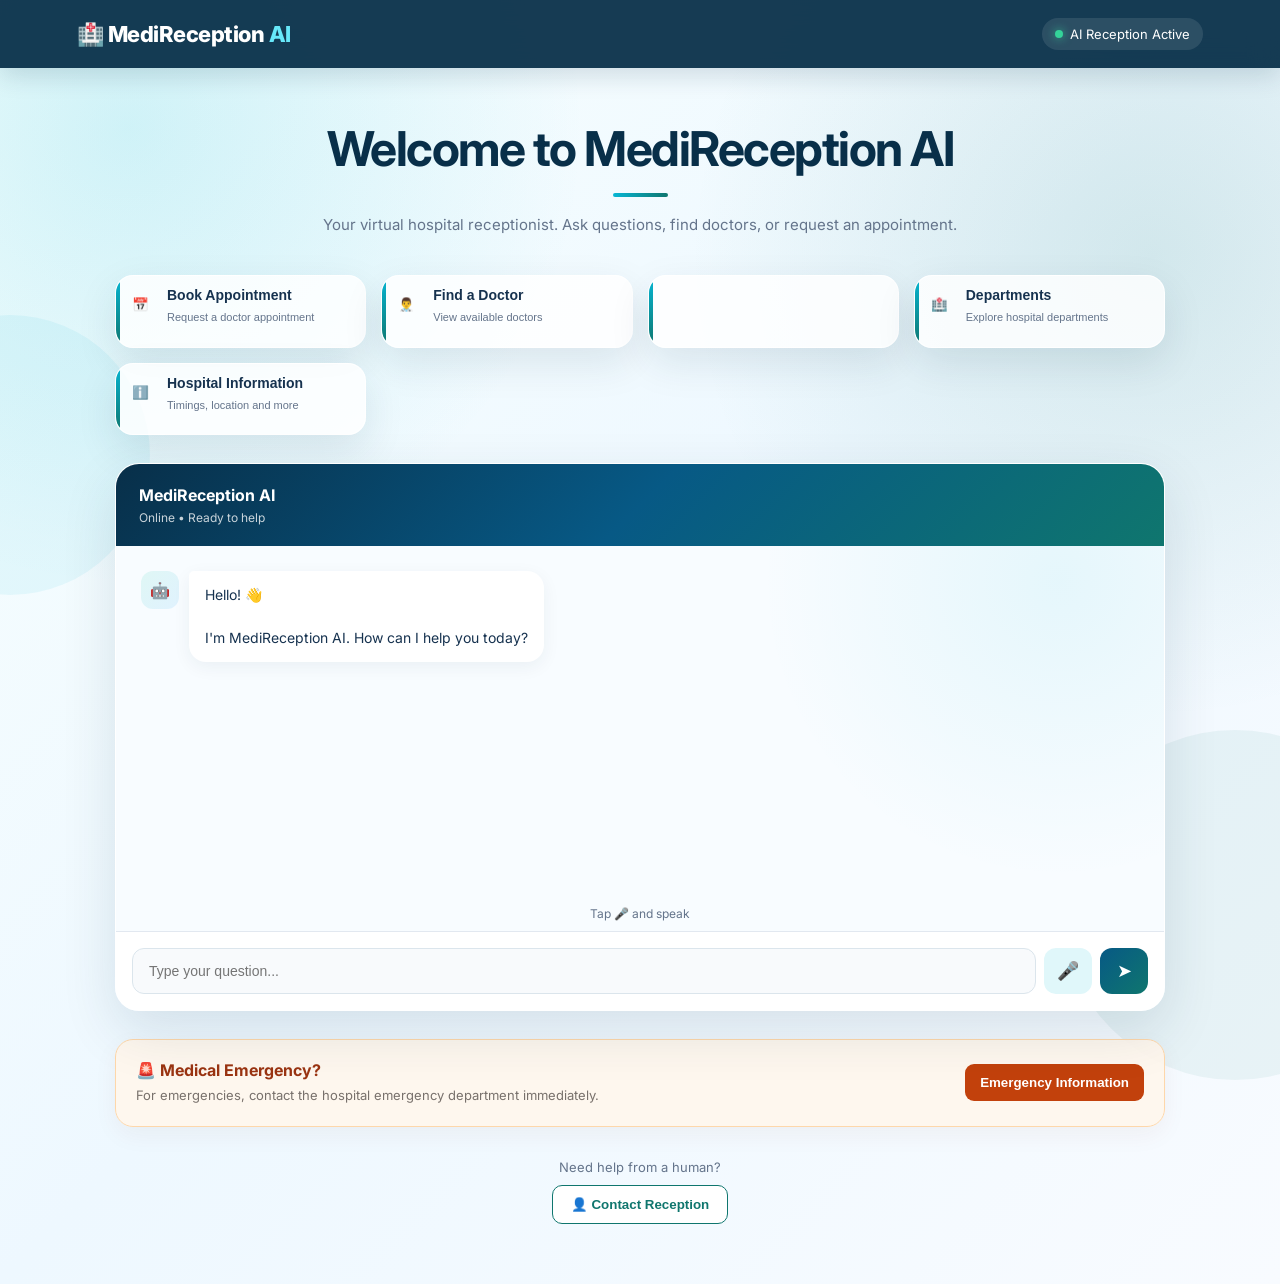
<file: index.html>
<!DOCTYPE html>
<html lang="en">
<head>
    <meta charset="UTF-8">
    <meta name="viewport" content="width=device-width, initial-scale=1.0">

    <title>MediReception AI</title>

    <link rel="stylesheet" href="style.css">
</head>

<body>

    <!-- HEADER -->

    <header class="header">

        <div class="logo">
            🏥 MediReception <span>AI</span>
        </div>

        <div class="header-status">
            <span class="status-dot"></span>
            AI Reception Active
        </div>

    </header>


    <!-- MAIN -->

    <main class="container">

        <!-- WELCOME -->

        <section class="welcome">

            <h1>
                Welcome to MediReception AI
            </h1>

            <p>
                Your virtual hospital receptionist.
                Ask questions, find doctors, or request an appointment.
            </p>

        </section>


        <!-- QUICK ACTIONS -->

        <section class="quick-actions">

            <button onclick="openAppointment()">
                📅
                <strong>Book Appointment</strong>
                <small>Request a doctor appointment</small>
            </button>


            <button onclick="showDoctors()">
                👨‍⚕️
                <strong>Find a Doctor</strong>
                <small>View available doctors</small>
            </button>


            <button
    class="voice-button"
    onclick="startVoiceAssistant()"

    🎤 Talk to MediReception AI
            </button>

            <button onclick="showDepartments()">
                🏥
                <strong>Departments</strong>
                <small>Explore hospital departments</small>
            </button>


            <button onclick="showInfo()">
                ℹ️
                <strong>Hospital Information</strong>
                <small>Timings, location and more</small>
            </button>

        </section>


        <!-- CHAT -->

        <section class="chat-container">

            <div class="chat-header">

                <div>
                    <strong>MediReception AI</strong>

                    <small>
                        Online • Ready to help
                    </small>
                </div>

            </div>


            <div
                id="chatBox"
                class="chat-box"
            >

                <div class="message ai">

                    <div class="avatar">
                        🤖
                    </div>

                    <div class="bubble">

                        Hello! 👋

                        <br><br>

                        I'm MediReception AI.
                        How can I help you today?

                    </div>

                </div>

            </div>


            <!-- VOICE STATUS -->

            <div
                id="voiceStatus"
                class="voice-status"
            >
                Tap 🎤 and speak
            </div>


            <!-- INPUT -->

            <div class="input-area">

                <input
                    type="text"
                    id="userInput"
                    placeholder="Type your question..."
                    onkeydown="handleEnter(event)"
                >


<button
    id="micButton"
    type="button"
    class="voice-button"
    onclick="startVoiceAssistant()"
>
    🎤
</button>


                <button
                    class="send-button"
                    onclick="sendMessage()"
                >
                    ➤
                </button>

            </div>

        </section>


        <!-- EMERGENCY -->

        <section class="emergency">

            <div>

                <strong>
                    🚨 Medical Emergency?
                </strong>

                <p>
                    For emergencies, contact the hospital
                    emergency department immediately.
                </p>

            </div>

            <button onclick="emergencyInfo()">
                Emergency Information
            </button>

        </section>


        <!-- HUMAN RECEPTION -->

        <section class="human-reception">

            <p>
                Need help from a human?
            </p>

            <button onclick="humanHelp()">
                👤 Contact Reception
            </button>

        </section>

    </main>


    <!-- APPOINTMENT MODAL -->

    <div
        id="appointmentModal"
        class="modal"
    >

        <div class="modal-content">

            <button
                class="close-button"
                onclick="closeAppointment()"
            >
                ✕
            </button>


            <h2>
                📅 Request an Appointment
            </h2>


            <p>
                Enter demo information for this prototype.
            </p>


            <form onsubmit="submitAppointment(event)">

                <label>
                    Patient Name
                </label>

                <input
                    type="text"
                    id="patientName"
                    placeholder="Demo Patient"
                    required
                >


                <label>
                    Phone Number
                </label>

                <input
                    type="tel"
                    id="patientPhone"
                    placeholder="0000000000"
                    required
                >


                <label>
                    Department
                </label>

                <select
                    id="doctor"
                    required
                >

                    <option value="">
                        Select Department
                    </option>

                    <option>
                        General Medicine
                    </option>

                    <option>
                        Dermatology
                    </option>

                    <option>
                        Pediatrics
                    </option>

                    <option>
                        Orthopedics
                    </option>

                    <option>
                        ENT
                    </option>

                    <option>
                        Cardiology
                    </option>

                </select>


                <label>
                    Preferred Date
                </label>

                <input
                    type="date"
                    id="appointmentDate"
                    required
                >


                <label>
                    Preferred Time
                </label>

                <input
                    type="time"
                    id="appointmentTime"
                    required
                >


                <button
                    type="submit"
                    class="submit-button"
                >
                    Submit Appointment Request
                </button>

            </form>


            <div id="appointmentResult"></div>

        </div>

    </div>


    <!-- JAVASCRIPT FILES -->

    <script src="data.js"></script>
    <script src="script.js"></script>

</body>
</html>
</file>
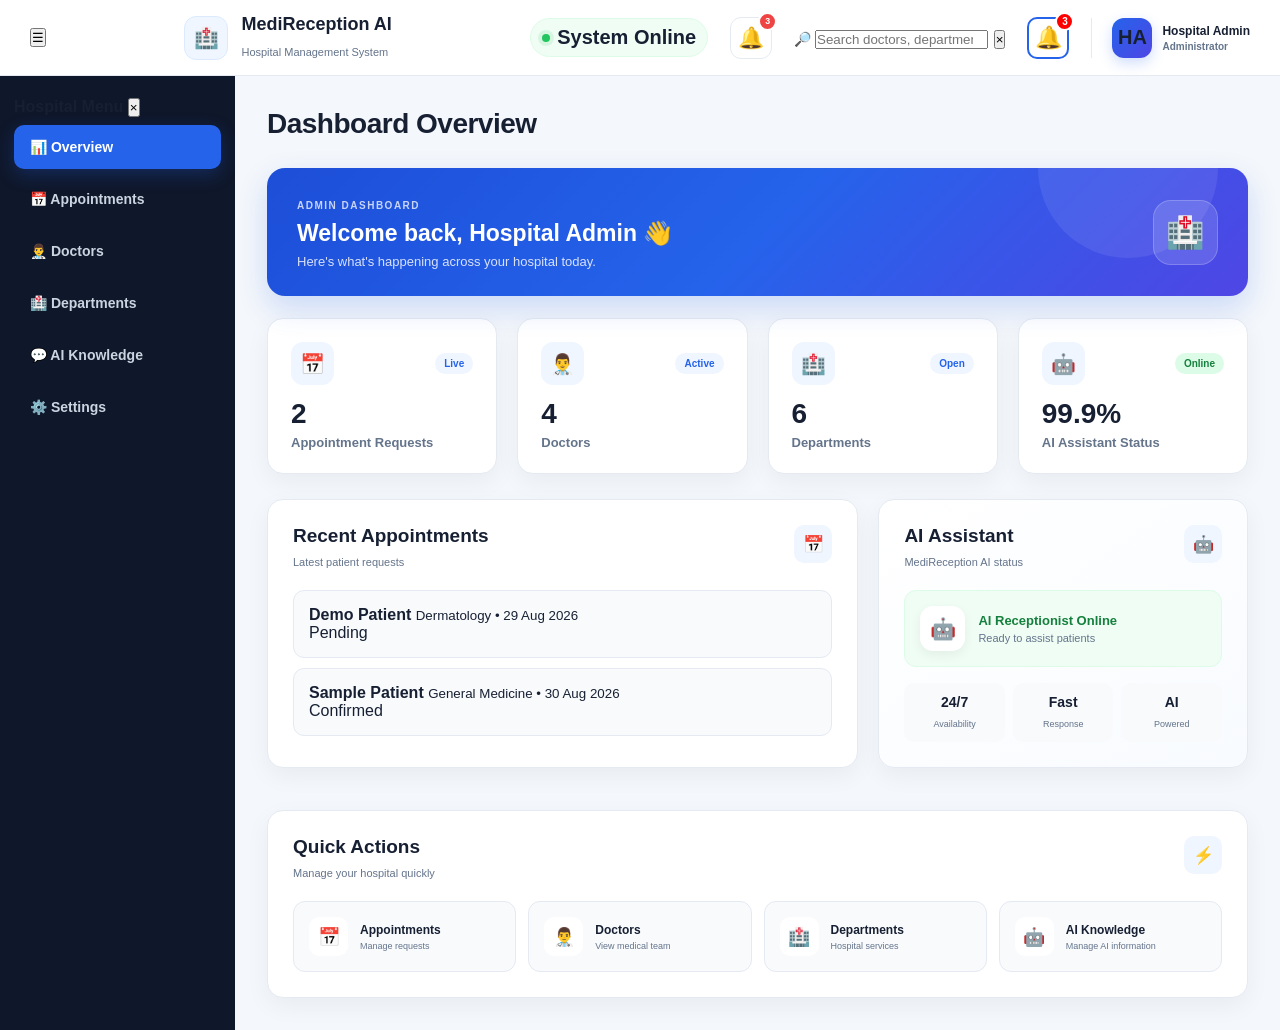
<file: admin.html>
<!DOCTYPE html>
<html lang="en">

<head>

    <meta charset="UTF-8">

    <meta
        name="viewport"
        content="width=device-width, initial-scale=1.0"
    >

    <title>MediReception AI — Admin</title>

    <link
        rel="stylesheet"
        href="admin.css"
    >

</head>


<body>


<header class="admin-header">
<button
    class="mobile-menu-button"
    onclick="toggleSidebar()"
    aria-label="Open menu"
>
    ☰
</button>
    <div class="header-left">

        <div class="brand-icon">
            🏥
        </div>

        <div class="brand-info">
            <h2>MediReception AI</h2>
            <span>Hospital Management System</span>
        </div>

    </div>


    <div class="header-right">

        <div class="system-status">
            <span class="status-dot"></span>
            System Online
        </div>
        <button
    type="button"
    class="notification-button"
    id="notificationButton"
    onclick="toggleNotifications()"
    aria-label="Notifications"
>
    <span class="bell-icon">🔔</span>
    <span
        class="notification-badge"
        id="notificationBadge"
    >3</span>
</button>
<!-- GLOBAL SEARCH -->

<div class="global-search">

    <span class="search-icon">
        🔎
    </span>

    <input
        id="globalSearch"
        type="search"
        placeholder="Search doctors, departments..."
        autocomplete="off"
        oninput="globalSearch()"
    >

    <button
        class="search-clear"
        id="searchClear"
        onclick="clearGlobalSearch()"
        type="button"
    >
        ×
    </button>

</div>
<!-- NOTIFICATION CENTER -->

<div class="notification-wrapper">

<button
    id="testNotification"
    type="button"
    style="
        display:flex;
        align-items:center;
        justify-content:center;
        position:relative;
        width:42px;
        height:42px;
        background:white;
        color:#172033;
        border:2px solid #2563eb;
        border-radius:10px;
        font-size:22px;
        z-index:99999;
        opacity:1;
        visibility:visible;
    "
>
    🔔
    
    <span
        style="
            position:absolute;
            top:-7px;
            right:-7px;
            width:19px;
            height:19px;
            display:flex;
            align-items:center;
            justify-content:center;
            background:red;
            color:white;
            border:2px solid white;
            border-radius:50%;
            font-size:10px;
            font-weight:bold;
        "
    >3</span>
</button>


    <div
        id="notificationPanel"
        class="notification-panel"
    >

        <div class="notification-header">

            <div>

                <strong>
                    Notifications
                </strong>

                <span>
                    Hospital updates
                </span>

            </div>

            <button
                onclick="clearNotifications()"
                class="clear-notifications"
            >
                Clear
            </button>

        </div>


        <div
            id="notificationList"
            class="notification-list"
        >

            <div class="notification-item">

                <div class="notification-icon appointment">
                    📅
                </div>

                <div>

                    <strong>
                        New appointment request
                    </strong>

                    <p>
                        Demo Patient requested an appointment.
                    </p>

                    <small>
                        Just now
                    </small>

                </div>

            </div>


            <div class="notification-item">

                <div class="notification-icon ai">
                    🤖
                </div>

                <div>

                    <strong>
                        AI Receptionist Online
                    </strong>

                    <p>
                        MediReception AI is ready to assist patients.
                    </p>

                    <small>
                        5 minutes ago
                    </small>

                </div>

            </div>


            <div class="notification-item">

                <div class="notification-icon system">
                    ✓
                </div>

                <div>

                    <strong>
                        System check completed
                    </strong>

                    <p>
                        All dashboard systems are operating normally.
                    </p>

                    <small>
                        10 minutes ago
                    </small>

                </div>

            </div>

        </div>


        <div class="notification-footer">

            <span>
                🟢 All systems operational
            </span>

        </div>

    </div>

</div>


        <div class="admin-profile">

            <div class="profile-avatar">
                HA
            </div>

            <div class="profile-info">
                <strong>Hospital Admin</strong>
                <span>Administrator</span>
            </div>

        </div>

    </div>

</header>


<div class="dashboard">


    <aside class="sidebar">
<div class="mobile-sidebar-header">

    <strong>
        Hospital Menu
    </strong>

    <button
        onclick="closeSidebar()"
        aria-label="Close menu"
    >
        ×
    </button>

</div>
        <button
            class="nav-item active"
            onclick="showSection('overview', this)"
        >
            📊 Overview
        </button>


        <button
            class="nav-item"
            onclick="showSection('appointments', this)"
        >
            📅 Appointments
        </button>


        <button
            class="nav-item"
            onclick="showSection('doctors', this)"
        >
            👨‍⚕️ Doctors
        </button>


        <button
            class="nav-item"
            onclick="showSection('departments', this)"
        >
            🏥 Departments
        </button>


        <button
            class="nav-item"
            onclick="showSection('faqs', this)"
        >
            💬 AI Knowledge
        </button>


        <button
            class="nav-item"
            onclick="showSection('settings', this)"
        >
            ⚙️ Settings
        </button>

    </aside>


    <main class="content">


        <h1 id="pageTitle">
            Dashboard Overview
        </h1>


<!-- OVERVIEW -->

<section
    id="overview"
    class="dashboard-section active-section"
>

    <!-- WELCOME BANNER -->

    <div class="welcome-banner">

        <div>

            <span class="welcome-label">
                ADMIN DASHBOARD
            </span>

            <h2>
                Welcome back, Hospital Admin 👋
            </h2>

            <p>
                Here's what's happening across your hospital today.
            </p>

        </div>

        <div class="welcome-icon">
            🏥
        </div>

    </div>


    <!-- KPI CARDS -->

    <div class="stats">

        <div class="stat-card">

            <div class="stat-top">
                <span class="stat-icon">📅</span>

                <span class="stat-trend">
                    Live
                </span>
            </div>

            <h3 id="appointmentCount">0</h3>

            <p>
                Appointment Requests
            </p>

        </div>


        <div class="stat-card">

            <div class="stat-top">
                <span class="stat-icon">👨‍⚕️</span>

                <span class="stat-trend">
                    Active
                </span>
            </div>

            <h3>
                4
            </h3>

            <p>
                Doctors
            </p>

        </div>


        <div class="stat-card">

            <div class="stat-top">
                <span class="stat-icon">🏥</span>

                <span class="stat-trend">
                    Open
                </span>
            </div>

            <h3>
                6
            </h3>

            <p>
                Departments
            </p>

        </div>


        <div class="stat-card">

            <div class="stat-top">
                <span class="stat-icon">🤖</span>

                <span class="stat-trend online">
                    Online
                </span>
            </div>

            <h3>
                99.9%
            </h3>

            <p>
                AI Assistant Status
            </p>

        </div>

    </div>


    <!-- TWO COLUMN AREA -->

    <div class="overview-grid">


        <!-- RECENT APPOINTMENTS -->

        <div class="panel overview-panel">

            <div class="panel-heading">

                <div>
                    <h2>Recent Appointments</h2>

                    <span>
                        Latest patient requests
                    </span>
                </div>

                <span class="panel-icon">
                    📅
                </span>

            </div>

            <div id="recentAppointments"></div>

        </div>


        <!-- AI STATUS -->

        <div class="panel ai-panel">

            <div class="panel-heading">

                <div>
                    <h2>AI Assistant</h2>

                    <span>
                        MediReception AI status
                    </span>
                </div>

                <span class="panel-icon">
                    🤖
                </span>

            </div>


            <div class="ai-status-box">

                <div class="ai-circle">
                    🤖
                </div>

                <div>

                    <strong>
                        AI Receptionist Online
                    </strong>

                    <p>
                        Ready to assist patients
                    </p>

                </div>

            </div>


            <div class="ai-metrics">

                <div>
                    <strong>24/7</strong>
                    <span>Availability</span>
                </div>

                <div>
                    <strong>Fast</strong>
                    <span>Response</span>
                </div>

                <div>
                    <strong>AI</strong>
                    <span>Powered</span>
                </div>

            </div>

        </div>

    </div>


    <!-- QUICK ACTIONS -->

    <div class="panel quick-actions-panel">

        <div class="panel-heading">

            <div>
                <h2>Quick Actions</h2>

                <span>
                    Manage your hospital quickly
                </span>
            </div>

            <span class="panel-icon">
                ⚡
            </span>

        </div>


        <div class="quick-actions">

            <button
                onclick="showSection('appointments', document.querySelectorAll('.nav-item')[1])"
            >
                <span>📅</span>
                <div>
                    <strong>Appointments</strong>
                    <small>Manage requests</small>
                </div>
            </button>


            <button
                onclick="showSection('doctors', document.querySelectorAll('.nav-item')[2])"
            >
                <span>👨‍⚕️</span>
                <div>
                    <strong>Doctors</strong>
                    <small>View medical team</small>
                </div>
            </button>


            <button
                onclick="showSection('departments', document.querySelectorAll('.nav-item')[3])"
            >
                <span>🏥</span>
                <div>
                    <strong>Departments</strong>
                    <small>Hospital services</small>
                </div>
            </button>


            <button
                onclick="showSection('faqs', document.querySelectorAll('.nav-item')[4])"
            >
                <span>🤖</span>
                <div>
                    <strong>AI Knowledge</strong>
                    <small>Manage AI information</small>
                </div>
            </button>

        </div>

    </div>

</section>


<!-- APPOINTMENTS -->

<section
    id="appointments"
    class="dashboard-section"
>

    <div class="panel appointments-panel">

        <div class="panel-heading">

            <div>
                <h2>Appointment Requests</h2>

                <span>
                    Review and manage patient appointments
                </span>
            </div>

            <span class="panel-icon">
                📅
            </span>

        </div>


        <!-- APPOINTMENT SUMMARY -->

        <div class="appointment-summary">

            <div class="summary-item">
                <span>📋</span>
                <div>
                    <strong id="totalAppointments">0</strong>
                    <small>Total Requests</small>
                </div>
            </div>

            <div class="summary-item">
                <span>⏳</span>
                <div>
                    <strong id="pendingAppointments">0</strong>
                    <small>Pending</small>
                </div>
            </div>

            <div class="summary-item">
                <span>✓</span>
                <div>
                    <strong id="confirmedAppointments">0</strong>
                    <small>Confirmed</small>
                </div>
            </div>

        </div>


        <!-- TABLE -->

        <div class="table-container">

            <table class="appointments-table">

                <thead>

                    <tr>

                        <th>Patient</th>

                        <th>Department</th>

                        <th>Date</th>

                        <th>Time</th>

                        <th>Status</th>

                        <th>Action</th>

                    </tr>

                </thead>


                <tbody id="appointmentTable"></tbody>

            </table>

        </div>

    </div>

</section>

        <!-- DOCTORS -->

        <section
            id="doctors"
            class="dashboard-section"
        >

            <div class="panel">

                <h2>Doctors</h2>

                <div
                    id="doctorGrid"
                    class="card-grid"
                ></div>

            </div>

        </section>


        <!-- DEPARTMENTS -->

        <section
            id="departments"
            class="dashboard-section"
        >

            <div class="panel">

                <h2>Departments</h2>

                <div
                    id="departmentGrid"
                    class="card-grid"
                ></div>

            </div>

        </section>

<!-- AI KNOWLEDGE BASE -->

<section
    id="faqs"
    class="dashboard-section"
>

    <!-- AI HEADER -->

    <div class="ai-knowledge-header">

        <div class="ai-header-content">

            <div class="ai-large-icon">
                🤖
            </div>

            <div>

                <span class="ai-label">
                    MEDIRECEPTION AI
                </span>

                <h2>
                    AI Knowledge Center
                </h2>

                <p>
                    Information available to the AI receptionist
                    when assisting patients.
                </p>

            </div>

        </div>


        <div class="ai-live-status">

            <span></span>

            AI Online

        </div>

    </div>


    <!-- KNOWLEDGE STATS -->

    <div class="knowledge-stats">

        <div class="knowledge-stat">

            <span>🧠</span>

            <div>
                <strong id="knowledgeCount">
                    5
                </strong>

                <small>
                    Knowledge Entries
                </small>
            </div>

        </div>


        <div class="knowledge-stat">

            <span>💬</span>

            <div>
                <strong>
                    FAQ
                </strong>

                <small>
                    Active Category
                </small>
            </div>

        </div>


        <div class="knowledge-stat">

            <span>✓</span>

            <div>
                <strong>
                    Active
                </strong>

                <small>
                    Knowledge Status
                </small>
            </div>

        </div>

    </div>


    <!-- KNOWLEDGE PANEL -->

    <div class="panel knowledge-panel">

        <div class="panel-heading">

            <div>

                <h2>
                    Frequently Asked Questions
                </h2>

                <span>
                    Information the AI can use to answer patients
                </span>

            </div>

            <span class="panel-icon">
                💬
            </span>

        </div>


        <div
            id="faqList"
            class="faq-grid"
        ></div>

    </div>


</section>




    </main>

</div>


<script src="admin.js"></script>

</body>

</html>
</file>
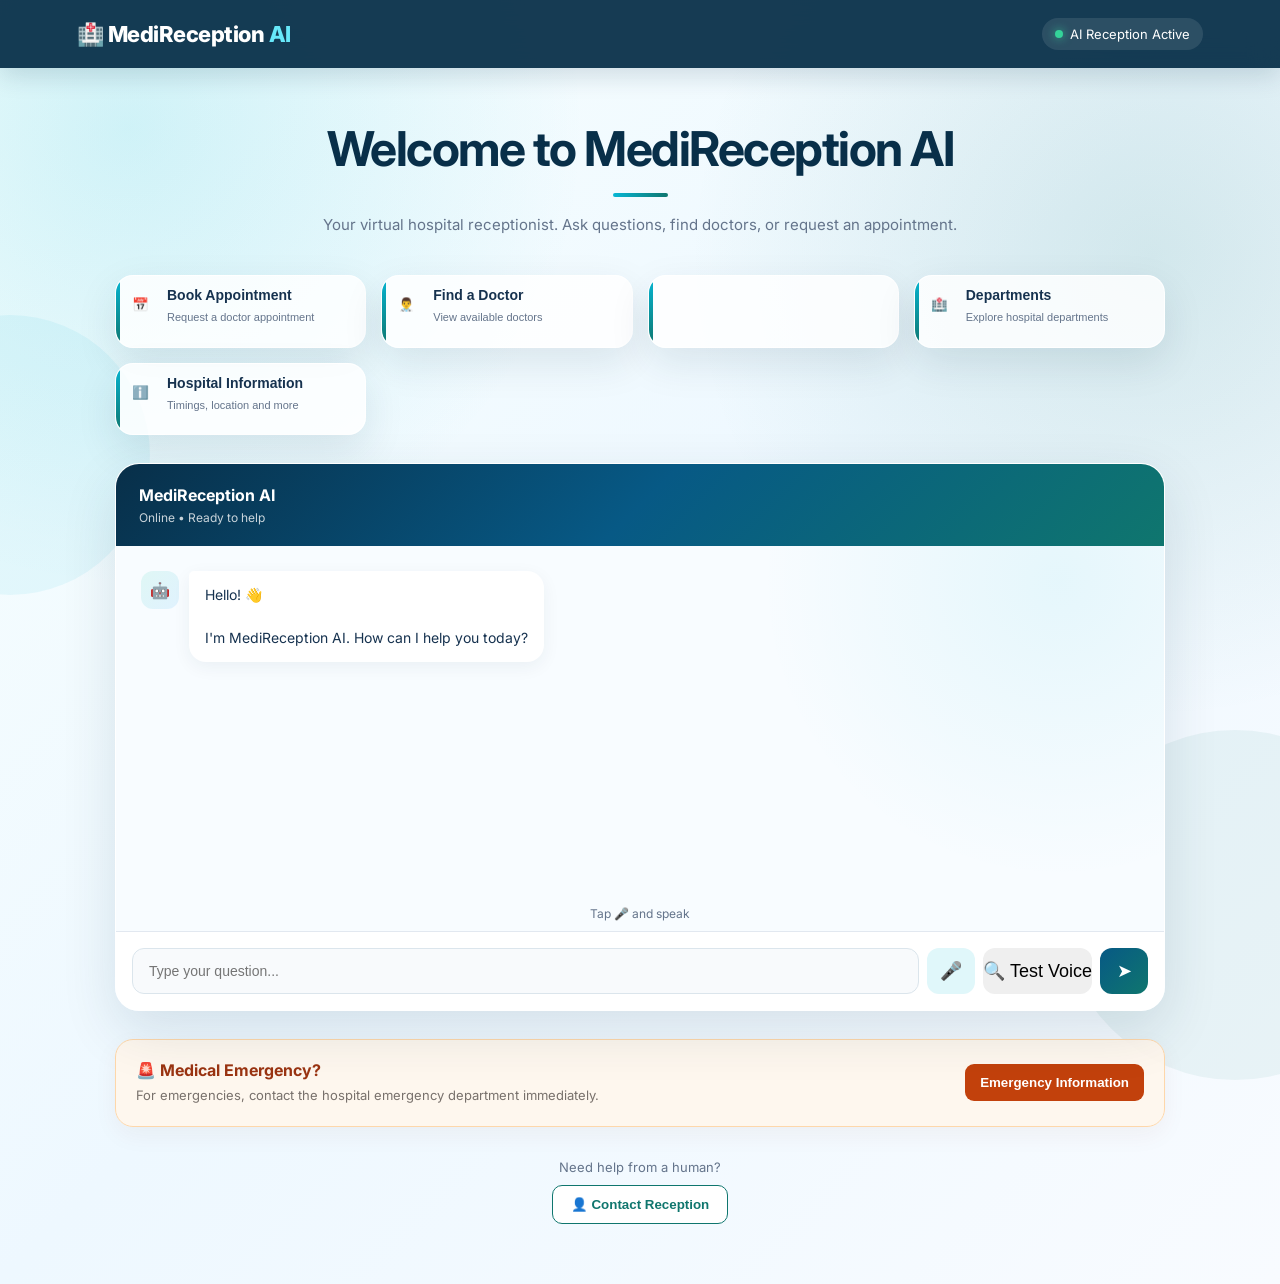
<file: index (2).html>
<!DOCTYPE html>
<html lang="en">
<head>
    <meta charset="UTF-8">
    <meta name="viewport" content="width=device-width, initial-scale=1.0">

    <title>MediReception AI</title>

    <link rel="stylesheet" href="style.css">
</head>

<body>

    <!-- HEADER -->

    <header class="header">

        <div class="logo">
            🏥 MediReception <span>AI</span>
        </div>

        <div class="header-status">
            <span class="status-dot"></span>
            AI Reception Active
        </div>

    </header>


    <!-- MAIN -->

    <main class="container">

        <!-- WELCOME -->

        <section class="welcome">

            <h1>
                Welcome to MediReception AI
            </h1>

            <p>
                Your virtual hospital receptionist.
                Ask questions, find doctors, or request an appointment.
            </p>

        </section>


        <!-- QUICK ACTIONS -->

        <section class="quick-actions">

            <button onclick="openAppointment()">
                📅
                <strong>Book Appointment</strong>
                <small>Request a doctor appointment</small>
            </button>


            <button onclick="showDoctors()">
                👨‍⚕️
                <strong>Find a Doctor</strong>
                <small>View available doctors</small>
            </button>


            <button
    class="voice-button"
    onclick="startVoiceAssistant()"

    🎤 Talk to MediReception AI
            </button>

            <button onclick="showDepartments()">
                🏥
                <strong>Departments</strong>
                <small>Explore hospital departments</small>
            </button>


            <button onclick="showInfo()">
                ℹ️
                <strong>Hospital Information</strong>
                <small>Timings, location and more</small>
            </button>

        </section>


        <!-- CHAT -->

        <section class="chat-container">

            <div class="chat-header">

                <div>
                    <strong>MediReception AI</strong>

                    <small>
                        Online • Ready to help
                    </small>
                </div>

            </div>


            <div
                id="chatBox"
                class="chat-box"
            >

                <div class="message ai">

                    <div class="avatar">
                        🤖
                    </div>

                    <div class="bubble">

                        Hello! 👋

                        <br><br>

                        I'm MediReception AI.
                        How can I help you today?

                    </div>

                </div>

            </div>


            <!-- VOICE STATUS -->

            <div
                id="voiceStatus"
                class="voice-status"
            >
                Tap 🎤 and speak
            </div>


            <!-- INPUT -->

            <div class="input-area">

                <input
                    type="text"
                    id="userInput"
                    placeholder="Type your question..."
                    onkeydown="handleEnter(event)"
                >


                <button
                    class="voice-button"
                    onclick="startVoiceAssistant()"
                >
                    🎤
                </button>
<button onclick="testVoiceSupport()">
    🔍 Test Voice
</button>

                <button
                    class="send-button"
                    onclick="sendMessage()"
                >
                    ➤
                </button>

            </div>

        </section>


        <!-- EMERGENCY -->

        <section class="emergency">

            <div>

                <strong>
                    🚨 Medical Emergency?
                </strong>

                <p>
                    For emergencies, contact the hospital
                    emergency department immediately.
                </p>

            </div>

            <button onclick="emergencyInfo()">
                Emergency Information
            </button>

        </section>


        <!-- HUMAN RECEPTION -->

        <section class="human-reception">

            <p>
                Need help from a human?
            </p>

            <button onclick="humanHelp()">
                👤 Contact Reception
            </button>

        </section>

    </main>


    <!-- APPOINTMENT MODAL -->

    <div
        id="appointmentModal"
        class="modal"
    >

        <div class="modal-content">

            <button
                class="close-button"
                onclick="closeAppointment()"
            >
                ✕
            </button>


            <h2>
                📅 Request an Appointment
            </h2>


            <p>
                Enter demo information for this prototype.
            </p>


            <form onsubmit="submitAppointment(event)">

                <label>
                    Patient Name
                </label>

                <input
                    type="text"
                    id="patientName"
                    placeholder="Demo Patient"
                    required
                >


                <label>
                    Phone Number
                </label>

                <input
                    type="tel"
                    id="patientPhone"
                    placeholder="0000000000"
                    required
                >


                <label>
                    Department
                </label>

                <select
                    id="doctor"
                    required
                >

                    <option value="">
                        Select Department
                    </option>

                    <option>
                        General Medicine
                    </option>

                    <option>
                        Dermatology
                    </option>

                    <option>
                        Pediatrics
                    </option>

                    <option>
                        Orthopedics
                    </option>

                    <option>
                        ENT
                    </option>

                    <option>
                        Cardiology
                    </option>

                </select>


                <label>
                    Preferred Date
                </label>

                <input
                    type="date"
                    id="appointmentDate"
                    required
                >


                <label>
                    Preferred Time
                </label>

                <input
                    type="time"
                    id="appointmentTime"
                    required
                >


                <button
                    type="submit"
                    class="submit-button"
                >
                    Submit Appointment Request
                </button>

            </form>


            <div id="appointmentResult"></div>

        </div>

    </div>


    <!-- JAVASCRIPT FILES -->

    <script src="data.js"></script>
    <script src="script.js"></script>

</body>
</html>
</file>
<file: style.css>
@import url('https://fonts.googleapis.com/css2?family=Inter:wght@400;500;600;700;800&display=swap');

* {
    box-sizing: border-box;
    margin: 0;
    padding: 0;
}

:root {
    --navy: #082f49;
    --blue: #075985;
    --teal: #0f766e;
    --cyan: #06b6d4;
    --light: #f0fdfa;
    --text: #16324f;
    --muted: #64748b;
    --white: #ffffff;
    --border: rgba(255,255,255,0.7);
    --shadow: 0 15px 40px rgba(8,47,73,0.10);
}

body {
    font-family: "Inter", Arial, sans-serif;
    color: var(--text);
    min-height: 100vh;
    background:
        radial-gradient(circle at 10% 10%, rgba(6,182,212,0.16), transparent 28%),
        radial-gradient(circle at 90% 20%, rgba(15,118,110,0.13), transparent 30%),
        linear-gradient(135deg, #f8fffe 0%, #eef8ff 50%, #f8fbff 100%);
}

/* Decorative background */

body::before {
    content: "";
    position: fixed;
    width: 280px;
    height: 280px;
    border-radius: 50%;
    background: rgba(6,182,212,0.07);
    top: 35%;
    left: -130px;
    z-index: -1;
}

body::after {
    content: "";
    position: fixed;
    width: 350px;
    height: 350px;
    border-radius: 50%;
    background: rgba(15,118,110,0.06);
    bottom: -180px;
    right: -130px;
    z-index: -1;
}

/* HEADER */

.header {
    position: sticky;
    top: 0;
    z-index: 100;
    background: rgba(8,47,73,0.94);
    backdrop-filter: blur(14px);
    color: white;
    padding: 18px 6%;
    display: flex;
    justify-content: space-between;
    align-items: center;
    gap: 15px;
    box-shadow: 0 8px 25px rgba(8,47,73,0.15);
}

.logo {
    font-size: 22px;
    font-weight: 800;
    letter-spacing: -0.5px;
}

.logo span {
    color: #67e8f9;
}

.header-status {
    font-size: 13px;
    display: flex;
    align-items: center;
    gap: 7px;
    background: rgba(255,255,255,0.10);
    padding: 8px 13px;
    border-radius: 30px;
}

.status-dot {
    width: 8px;
    height: 8px;
    background: #34d399;
    border-radius: 50%;
    box-shadow: 0 0 10px rgba(52,211,153,0.8);
}

/* MAIN */

.container {
    width: 92%;
    max-width: 1050px;
    margin: auto;
    padding: 55px 0;
}

/* WELCOME */

.welcome {
    text-align: center;
    margin-bottom: 38px;
}

.welcome h1 {
    font-size: clamp(30px, 6vw, 48px);
    line-height: 1.1;
    margin-bottom: 15px;
    color: var(--navy);
    letter-spacing: -1.5px;
}

.welcome h1::after {
    content: "";
    display: block;
    width: 55px;
    height: 4px;
    margin: 17px auto 0;
    border-radius: 20px;
    background: linear-gradient(90deg, var(--cyan), var(--teal));
}

.welcome p {
    max-width: 650px;
    margin: auto;
    color: var(--muted);
    line-height: 1.7;
    font-size: 15px;
}

/* QUICK ACTIONS */

.quick-actions {
    display: grid;
    grid-template-columns: repeat(4, 1fr);
    gap: 15px;
    margin-bottom: 28px;
}

.quick-actions button {
    position: relative;
    overflow: hidden;
    background: rgba(255,255,255,0.82);
    border: 1px solid rgba(255,255,255,0.9);
    border-radius: 18px;
    padding: 21px 16px;
    text-align: left;
    cursor: pointer;
    box-shadow: var(--shadow);
    transition: 0.25s ease;
    color: var(--text);
}

.quick-actions button::before {
    content: "";
    position: absolute;
    left: 0;
    top: 0;
    width: 4px;
    height: 100%;
    background: linear-gradient(
        to bottom,
        var(--cyan),
        var(--teal)
    );
}

.quick-actions button:hover {
    transform: translateY(-5px);
    box-shadow: 0 20px 45px rgba(8,47,73,0.15);
}

.quick-actions button:active {
    transform: scale(0.98);
}

.quick-actions strong,
.quick-actions small {
    display: block;
    margin-left: 35px;
}

.quick-actions strong {
    margin-top: -25px;
    font-size: 14px;
}

.quick-actions small {
    color: var(--muted);
    margin-top: 7px;
    font-size: 11px;
    line-height: 1.4;
}

/* CHAT */

.chat-container {
    background: rgba(255,255,255,0.88);
    border: 1px solid rgba(255,255,255,0.9);
    border-radius: 24px;
    overflow: hidden;
    box-shadow: 0 20px 55px rgba(8,47,73,0.12);
    backdrop-filter: blur(15px);
}

.chat-header {
    position: relative;
    background:
        linear-gradient(
            135deg,
            #082f49,
            #075985,
            #0f766e
        );
    color: white;
    padding: 21px 23px;
}

.chat-header strong {
    font-size: 16px;
}

.chat-header small {
    display: block;
    margin-top: 5px;
    opacity: 0.78;
    font-size: 12px;
}

.chat-box {
    height: 350px;
    overflow-y: auto;
    padding: 25px;
    background:
        radial-gradient(
            circle at 90% 10%,
            rgba(6,182,212,0.08),
            transparent 30%
        ),
        #f8fcff;
}

.chat-box::-webkit-scrollbar {
    width: 5px;
}

.chat-box::-webkit-scrollbar-thumb {
    background: #cbd5e1;
    border-radius: 10px;
}

.message {
    display: flex;
    gap: 10px;
    margin-bottom: 20px;
    animation: messageIn 0.25s ease;
}

@keyframes messageIn {
    from {
        opacity: 0;
        transform: translateY(8px);
    }

    to {
        opacity: 1;
        transform: translateY(0);
    }
}

.message.user {
    flex-direction: row-reverse;
}

.avatar {
    width: 38px;
    height: 38px;
    background: linear-gradient(135deg, #dff7f5, #e0f2fe);
    border-radius: 12px;
    display: flex;
    justify-content: center;
    align-items: center;
    flex-shrink: 0;
}

.bubble {
    background: white;
    padding: 13px 16px;
    border-radius: 5px 17px 17px 17px;
    max-width: 78%;
    line-height: 1.55;
    font-size: 14px;
    box-shadow: 0 5px 18px rgba(8,47,73,0.06);
}

.message.user .bubble {
    background: linear-gradient(
        135deg,
        #075985,
        #0f766e
    );
    color: white;
    border-radius: 17px 5px 17px 17px;
}

/* VOICE */

.voice-status {
    text-align: center;
    font-size: 12px;
    color: var(--muted);
    padding: 10px;
    background: #f8fcff;
}

/* INPUT */

.input-area {
    display: flex;
    gap: 8px;
    padding: 16px;
    background: white;
    border-top: 1px solid #e2e8f0;
}

.input-area input {
    flex: 1;
    padding: 14px 16px;
    border: 1px solid #dbe5ec;
    background: #f8fafc;
    border-radius: 12px;
    outline: none;
    font-size: 14px;
    transition: 0.2s;
}

.input-area input:focus {
    border-color: var(--cyan);
    box-shadow: 0 0 0 3px rgba(6,182,212,0.10);
    background: white;
}

.input-area button {
    border: none;
    border-radius: 12px;
    min-width: 48px;
    cursor: pointer;
    font-size: 18px;
    transition: 0.2s;
}

.input-area button:active {
    transform: scale(0.93);
}

.voice-button {
    background: #e0f7fa;
    color: #0e7490;
}

.send-button {
    background: linear-gradient(
        135deg,
        #075985,
        #0f766e
    );
    color: white;
}

/* EMERGENCY */

.emergency {
    margin-top: 28px;
    background: rgba(255,247,237,0.9);
    border: 1px solid #fed7aa;
    border-radius: 18px;
    padding: 20px;
    display: flex;
    justify-content: space-between;
    align-items: center;
    gap: 15px;
    box-shadow: 0 8px 25px rgba(124,45,18,0.05);
}

.emergency strong {
    color: #9a3412;
}

.emergency p {
    margin-top: 6px;
    color: #78716c;
    font-size: 13px;
    line-height: 1.5;
}

.emergency button {
    background: #c2410c;
    color: white;
    border: none;
    padding: 11px 15px;
    border-radius: 9px;
    cursor: pointer;
    font-weight: 600;
}

/* HUMAN RECEPTION */

.human-reception {
    text-align: center;
    padding: 32px 10px 5px;
}

.human-reception p {
    color: var(--muted);
    margin-bottom: 10px;
    font-size: 13px;
}

.human-reception button {
    background: white;
    border: 1px solid #0f766e;
    color: #0f766e;
    padding: 11px 18px;
    border-radius: 10px;
    cursor: pointer;
    font-weight: 600;
    transition: 0.2s;
}

.human-reception button:hover {
    background: #f0fdfa;
    transform: translateY(-2px);
}

/* MODAL */

.modal {
    display: none;
    position: fixed;
    inset: 0;
    background: rgba(2,15,30,0.65);
    backdrop-filter: blur(7px);
    justify-content: center;
    align-items: center;
    padding: 20px;
    z-index: 1000;
}

.modal-content {
    background: white;
    width: 100%;
    max-width: 500px;
    max-height: 90vh;
    overflow-y: auto;
    border-radius: 22px;
    padding: 28px;
    position: relative;
    box-shadow: 0 30px 80px rgba(0,0,0,0.25);
    animation: modalIn 0.25s ease;
}

@keyframes modalIn {
    from {
        opacity: 0;
        transform: translateY(20px) scale(0.97);
    }

    to {
        opacity: 1;
        transform: translateY(0) scale(1);
    }
}

.close-button {
    position: absolute;
    right: 16px;
    top: 16px;
    border: none;
    background: #f1f5f9;
    color: #475569;
    border-radius: 50%;
    width: 34px;
    height: 34px;
    cursor: pointer;
}

.modal-content h2 {
    color: var(--navy);
    margin-bottom: 8px;
}

.modal-content > p {
    color: var(--muted);
    font-size: 13px;
    margin-bottom: 20px;
}

.modal-content label {
    display: block;
    font-weight: 600;
    margin-top: 14px;
    margin-bottom: 7px;
    font-size: 13px;
}

.modal-content input,
.modal-content select {
    width: 100%;
    padding: 13px;
    border: 1px solid #dbe5ec;
    background: #f8fafc;
    border-radius: 10px;
    font-size: 14px;
    outline: none;
}

.modal-content input:focus,
.modal-content select:focus {
    border-color: var(--cyan);
    box-shadow: 0 0 0 3px rgba(6,182,212,0.10);
}

.submit-button {
    width: 100%;
    margin-top: 22px;
    padding: 14px;
    border: none;
    border-radius: 10px;
    background: linear-gradient(
        135deg,
        #075985,
        #0f766e
    );
    color: white;
    font-size: 14px;
    font-weight: 700;
    cursor: pointer;
}

/* MOBILE */

@media (max-width: 800px) {

    .quick-actions {
        grid-template-columns: repeat(2, 1fr);
    }

}

@media (max-width: 600px) {

    .header {
        padding: 15px 18px;
    }

    .logo {
        font-size: 18px;
    }

    .header-status {
        font-size: 11px;
        padding: 7px 9px;
    }

    .container {
        width: 94%;
        padding: 35px 0;
    }

    .welcome h1 {
        font-size: 29px;
    }

    .quick-actions {
        grid-template-columns: 1fr 1fr;
        gap: 10px;
    }

    .quick-actions button {
        padding: 17px 12px;
    }

    .quick-actions strong {
        font-size: 12px;
    }

    .quick-actions small {
        font-size: 10px;
    }

    .chat-box {
        height: 330px;
        padding: 17px;
    }

    .bubble {
        max-width: 82%;
        font-size: 13px;
    }

    .emergency {
        flex-direction: column;
        align-items: flex-start;
    }

    .emergency button {
        width: 100%;
    }

}

@media (max-width: 400px) {

    .quick-actions {
        grid-template-columns: 1fr;
    }

}
</file>
<file: admin.css>
/* =========================================
   MediReception AI — Admin Dashboard
   ========================================= */

* {
    margin: 0;
    padding: 0;
    box-sizing: border-box;
}

:root {
    --primary: #2563eb;
    --primary-dark: #1d4ed8;
    --bg: #f4f7fb;
    --card: #ffffff;
    --text: #172033;
    --muted: #64748b;
    --border: #e5eaf2;
    --sidebar: #0f172a;
    --sidebar-hover: #1e293b;
    --success: #16a34a;
    --warning: #f59e0b;
    --danger: #dc2626;
}

body {
    font-family: Arial, Helvetica, sans-serif;
    background: var(--bg);
    color: var(--text);
    min-height: 100vh;
}


/* =========================================
   HEADER
   ========================================= */

.admin-header {
    height: 70px;
    background: #ffffff;
    border-bottom: 1px solid var(--border);

    display: flex;
    align-items: center;
    justify-content: space-between;

    padding: 0 28px;

    position: sticky;
    top: 0;
    z-index: 100;
}

.admin-header div {
    font-size: 20px;
    color: var(--text);
}

.admin-header b {
    color: var(--primary);
}

.admin-header span {
    font-size: 14px;
    color: var(--muted);
    font-weight: 600;
}


/* =========================================
   MAIN DASHBOARD
   ========================================= */

.dashboard {
    display: flex;
    min-height: calc(100vh - 70px);
}


/* =========================================
   SIDEBAR
   ========================================= */

.sidebar {
    width: 235px;
    background: var(--sidebar);

    padding: 22px 14px;

    display: flex;
    flex-direction: column;

    gap: 8px;

    flex-shrink: 0;
}

.nav-item {
    width: 100%;

    border: none;
    background: transparent;

    color: #cbd5e1;

    text-align: left;

    padding: 14px 16px;

    border-radius: 10px;

    font-size: 14px;
    font-weight: 600;

    cursor: pointer;

    transition: 0.25s ease;
}

.nav-item:hover {
    background: var(--sidebar-hover);
    color: #ffffff;
    transform: translateX(3px);
}

.nav-item.active {
    background: var(--primary);
    color: #ffffff;

    box-shadow: 0 6px 18px rgba(37, 99, 235, 0.25);
}


/* =========================================
   CONTENT
   ========================================= */

.content {
    flex: 1;

    padding: 32px;

    max-width: 1500px;

    overflow-x: hidden;
}

#pageTitle {
    font-size: 28px;
    margin-bottom: 28px;

    letter-spacing: -0.5px;
}


/* =========================================
   SECTIONS
   ========================================= */

.dashboard-section {
    display: none;
}

.dashboard-section.active-section {
    display: block;
}


/* =========================================
   STAT CARDS
   ========================================= */

.stats {
    display: grid;

    grid-template-columns: repeat(3, 1fr);

    gap: 20px;

    margin-bottom: 25px;
}

.stat-card {
    background: var(--card);

    border: 1px solid var(--border);

    border-radius: 16px;

    padding: 23px;

    min-height: 145px;

    box-shadow: 0 8px 25px rgba(15, 23, 42, 0.05);

    transition: 0.25s ease;
}

.stat-card:hover {
    transform: translateY(-4px);

    box-shadow: 0 14px 30px rgba(15, 23, 42, 0.09);
}

.stat-card > span {
    display: inline-flex;

    width: 42px;
    height: 42px;

    align-items: center;
    justify-content: center;

    background: #eff6ff;

    border-radius: 11px;

    font-size: 21px;

    margin-bottom: 13px;
}

.stat-card h3 {
    font-size: 28px;

    margin-bottom: 5px;
}

.stat-card p {
    color: var(--muted);

    font-size: 13px;

    font-weight: 600;
}


/* =========================================
   PANELS
   ========================================= */

.panel {
    background: var(--card);

    border: 1px solid var(--border);

    border-radius: 16px;

    padding: 25px;

    box-shadow: 0 8px 25px rgba(15, 23, 42, 0.05);

    margin-bottom: 22px;
}

.panel h2 {
    font-size: 19px;

    margin-bottom: 20px;
}


/* =========================================
   APPOINTMENT TABLE
   ========================================= */

.table-container {
    width: 100%;

    overflow-x: auto;
}

table {
    width: 100%;

    border-collapse: collapse;

    min-width: 700px;
}

th {
    background: #f8fafc;

    color: #475569;

    font-size: 12px;

    text-transform: uppercase;

    letter-spacing: 0.5px;

    text-align: left;

    padding: 14px;

    border-bottom: 1px solid var(--border);
}

td {
    padding: 15px 14px;

    font-size: 14px;

    border-bottom: 1px solid var(--border);

    color: #334155;
}

tr:last-child td {
    border-bottom: none;
}

tr:hover td {
    background: #f8fafc;
}


/* =========================================
   STATUS BADGES
   ========================================= */

.status {
    display: inline-flex;

    padding: 6px 10px;

    border-radius: 20px;

    font-size: 12px;

    font-weight: 700;
}

.status.approved {
    background: #dcfce7;
    color: #15803d;
}

.status.pending {
    background: #fef3c7;
    color: #b45309;
}

.status.cancelled {
    background: #fee2e2;
    color: #b91c1c;
}


/* =========================================
   BUTTONS
   ========================================= */

button {
    font-family: inherit;
}

.save-button {
    border: none;

    background: var(--primary);

    color: white;

    padding: 12px 19px;

    border-radius: 9px;

    font-size: 14px;

    font-weight: 700;

    cursor: pointer;

    margin-top: 10px;

    transition: 0.2s ease;
}

.save-button:hover {
    background: var(--primary-dark);

    transform: translateY(-1px);
}


/* =========================================
   DOCTOR / DEPARTMENT CARDS
   ========================================= */

.card-grid {
    display: grid;

    grid-template-columns: repeat(auto-fit, minmax(220px, 1fr));

    gap: 18px;
}

.card-grid > div {
    background: #ffffff;

    border: 1px solid var(--border);

    border-radius: 14px;

    padding: 20px;

    transition: 0.25s ease;
}

.card-grid > div:hover {
    transform: translateY(-3px);

    border-color: #bfdbfe;

    box-shadow: 0 10px 24px rgba(15, 23, 42, 0.07);
}


/* =========================================
   FAQ / AI KNOWLEDGE
   ========================================= */

#faqList > div {
    padding: 16px;

    border: 1px solid var(--border);

    border-radius: 11px;

    margin-bottom: 12px;

    background: #f8fafc;
}


/* =========================================
   RECENT APPOINTMENTS
   ========================================= */

#recentAppointments {
    display: flex;

    flex-direction: column;

    gap: 10px;
}

#recentAppointments > div {
    padding: 15px;

    border: 1px solid var(--border);

    border-radius: 11px;

    background: #f8fafc;

    transition: 0.2s ease;
}

#recentAppointments > div:hover {
    background: #eff6ff;

    border-color: #bfdbfe;
}


/* =========================================
   SETTINGS
   ========================================= */

#settings .panel {
    max-width: 700px;
}

#settings p {
    color: #475569;

    font-size: 13px;

    font-weight: 700;

    margin-top: 17px;

    margin-bottom: 7px;
}

#settings input {
    width: 100%;

    padding: 13px 14px;

    border: 1px solid #dbe2ea;

    border-radius: 9px;

    outline: none;

    font-size: 14px;

    background: #ffffff;

    transition: 0.2s ease;
}

#settings input:focus {
    border-color: var(--primary);

    box-shadow: 0 0 0 3px rgba(37, 99, 235, 0.10);
}


/* =========================================
   MOBILE RESPONSIVE
   ========================================= */

@media (max-width: 850px) {

    .admin-header {
        padding: 0 17px;
        height: 64px;
    }

    .admin-header div {
        font-size: 17px;
    }

    .admin-header span {
        font-size: 11px;
    }

    .dashboard {
        min-height: calc(100vh - 64px);
    }

    .sidebar {
        width: 72px;

        padding: 15px 9px;

        gap: 7px;
    }

    .nav-item {
        font-size: 0;

        text-align: center;

        padding: 14px 5px;
    }

    .nav-item::first-letter {
        font-size: 19px;
    }

    .content {
        padding: 22px 16px;
    }

    #pageTitle {
        font-size: 23px;

        margin-bottom: 20px;
    }

    .stats {
        grid-template-columns: 1fr;

        gap: 13px;
    }

    .stat-card {
        min-height: auto;
    }

    .panel {
        padding: 18px;

        border-radius: 13px;
    }
}


/* =========================================
   SMALL PHONES
   ========================================= */

@media (max-width: 480px) {

    .admin-header {
        padding: 0 12px;
    }

    .admin-header div {
        font-size: 15px;
    }

    .admin-header span {
        display: none;
    }

    .sidebar {
        width: 60px;

        padding-left: 6px;
        padding-right: 6px;
    }

    .content {
        padding: 18px 11px;
    }

    #pageTitle {
        font-size: 21px;
    }

    .stat-card {
        padding: 18px;
    }

    .panel {
        padding: 15px;
    }
}/* =========================================
   ADVANCED DASHBOARD HEADER
   ========================================= */

.admin-header {
    height: 76px;

    background: rgba(255, 255, 255, 0.96);

    border-bottom: 1px solid var(--border);

    display: flex;
    align-items: center;
    justify-content: space-between;

    padding: 0 30px;

    position: sticky;
    top: 0;

    z-index: 100;

    backdrop-filter: blur(12px);
}


/* BRAND */

.header-left {
    display: flex;
    align-items: center;
    gap: 13px;
}

.brand-icon {
    width: 44px;
    height: 44px;

    display: flex;
    align-items: center;
    justify-content: center;

    background: #eff6ff;

    border: 1px solid #dbeafe;

    border-radius: 12px;

    font-size: 23px;
}

.brand-info h2 {
    font-size: 18px;

    color: #172033;

    margin-bottom: 3px;
}

.brand-info span {
    font-size: 11px;

    color: #64748b;

    font-weight: 500;
}


/* RIGHT SIDE */

.header-right {
    display: flex;
    align-items: center;
    gap: 22px;
}


/* SYSTEM STATUS */

.system-status {
    display: flex;
    align-items: center;
    gap: 7px;

    padding: 7px 11px;

    background: #f0fdf4;

    border: 1px solid #dcfce7;

    border-radius: 20px;

    color: #15803d;

    font-size: 12px;

    font-weight: 700;
}

.status-dot {
    width: 8px;
    height: 8px;

    background: #22c55e;

    border-radius: 50%;

    box-shadow: 0 0 0 4px rgba(34, 197, 94, 0.12);

    animation: statusPulse 2s infinite;
}

@keyframes statusPulse {

    0% {
        box-shadow: 0 0 0 0 rgba(34, 197, 94, 0.3);
    }

    70% {
        box-shadow: 0 0 0 6px rgba(34, 197, 94, 0);
    }

    100% {
        box-shadow: 0 0 0 0 rgba(34, 197, 94, 0);
    }

}


/* NOTIFICATION */

.notification-button {
    position: relative;

    width: 40px;
    height: 40px;

    border: 1px solid var(--border);

    background: #ffffff;

    border-radius: 11px;

    font-size: 17px;

    cursor: pointer;

    transition: 0.2s ease;
}

.notification-button:hover {
    background: #f8fafc;

    transform: translateY(-2px);

    box-shadow: 0 5px 15px rgba(15, 23, 42, 0.08);
}

.notification-badge {
    position: absolute;

    top: -5px;
    right: -5px;

    min-width: 17px;
    height: 17px;

    padding: 0 4px;

    display: flex;
    align-items: center;
    justify-content: center;

    background: #ef4444;

    color: #ffffff;

    border: 2px solid #ffffff;

    border-radius: 50%;

    font-size: 9px;

    font-weight: 800;
}


/* ADMIN PROFILE */

.admin-profile {
    display: flex;
    align-items: center;

    gap: 10px;

    padding-left: 20px;

    border-left: 1px solid var(--border);
}

.profile-avatar {
    width: 40px;
    height: 40px;

    display: flex;
    align-items: center;
    justify-content: center;

    background: linear-gradient(
        135deg,
        #2563eb,
        #4f46e5
    );

    color: #ffffff;

    border-radius: 12px;

    font-size: 12px;

    font-weight: 800;

    box-shadow: 0 5px 14px rgba(37, 99, 235, 0.22);
}

.profile-info {
    display: flex;
    flex-direction: column;

    gap: 3px;
}

.profile-info strong {
    font-size: 12px;

    color: #172033;
}

.profile-info span {
    font-size: 10px;

    color: #64748b;
}


/* =========================================
   HEADER MOBILE
   ========================================= */

@media (max-width: 850px) {

    .admin-header {
        height: 68px;

        padding: 0 16px;
    }

    .brand-info span {
        display: none;
    }

    .brand-info h2 {
        font-size: 16px;
    }

    .header-right {
        gap: 10px;
    }

    .system-status {
        font-size: 0;

        width: 10px;
        height: 10px;

        padding: 0;

        background: transparent;

        border: none;
    }

    .status-dot {
        width: 9px;
        height: 9px;
    }

    .profile-info {
        display: none;
    }

    .admin-profile {
        padding-left: 8px;

        border-left: none;
    }

    .profile-avatar {
        width: 36px;
        height: 36px;
    }

}


/* =========================================
   VERY SMALL PHONES
   ========================================= */

@media (max-width: 480px) {

    .admin-header {
        padding: 0 11px;
    }

    .brand-icon {
        width: 38px;
        height: 38px;

        font-size: 20px;
    }

    .brand-info h2 {
        font-size: 14px;
    }

    .notification-button {
        width: 36px;
        height: 36px;
    }

}/* =====================================================
   ADVANCED OVERVIEW
   ===================================================== */


/* WELCOME BANNER */

.welcome-banner {
    position: relative;

    overflow: hidden;

    display: flex;
    align-items: center;
    justify-content: space-between;

    background:
        linear-gradient(
            135deg,
            #1d4ed8,
            #2563eb,
            #4f46e5
        );

    color: white;

    border-radius: 18px;

    padding: 27px 30px;

    margin-bottom: 22px;

    box-shadow:
        0 12px 30px rgba(37, 99, 235, 0.20);
}

.welcome-banner::after {
    content: "";

    position: absolute;

    width: 180px;
    height: 180px;

    border-radius: 50%;

    right: 30px;
    top: -90px;

    background: rgba(255,255,255,0.08);
}

.welcome-label {
    font-size: 10px;

    letter-spacing: 1.5px;

    font-weight: 800;

    opacity: 0.75;
}

.welcome-banner h2 {
    font-size: 23px;

    margin: 7px 0;
}

.welcome-banner p {
    font-size: 13px;

    opacity: 0.82;
}

.welcome-icon {
    position: relative;
    z-index: 2;

    width: 65px;
    height: 65px;

    display: flex;
    align-items: center;
    justify-content: center;

    background: rgba(255,255,255,0.14);

    border: 1px solid rgba(255,255,255,0.20);

    border-radius: 18px;

    font-size: 31px;
}


/* STAT TOP */

.stat-top {
    display: flex;

    align-items: center;
    justify-content: space-between;

    margin-bottom: 13px;
}

.stat-icon {
    display: flex;

    align-items: center;
    justify-content: center;

    width: 43px;
    height: 43px;

    background: #eff6ff;

    border-radius: 12px;

    font-size: 20px;
}

.stat-trend {
    padding: 5px 9px;

    background: #eff6ff;

    color: #2563eb;

    border-radius: 20px;

    font-size: 10px;

    font-weight: 800;
}

.stat-trend.online {
    background: #dcfce7;

    color: #15803d;
}


/* FOUR CARD LAYOUT */

#overview .stats {
    grid-template-columns:
        repeat(4, 1fr);
}


/* OVERVIEW GRID */

.overview-grid {
    display: grid;

    grid-template-columns:
        minmax(0, 1.6fr)
        minmax(280px, 1fr);

    gap: 20px;

    margin-bottom: 20px;
}


/* PANEL HEADING */

.panel-heading {
    display: flex;

    align-items: flex-start;
    justify-content: space-between;

    margin-bottom: 20px;
}

.panel-heading h2 {
    margin-bottom: 5px;
}

.panel-heading span:not(.panel-icon) {
    color: #64748b;

    font-size: 11px;
}

.panel-icon {
    width: 38px;
    height: 38px;

    display: flex;

    align-items: center;
    justify-content: center;

    background: #eff6ff;

    border-radius: 10px;

    font-size: 17px;
}


/* AI PANEL */

.ai-panel {
    background:
        linear-gradient(
            145deg,
            #ffffff,
            #f8fbff
        );
}

.ai-status-box {
    display: flex;

    align-items: center;

    gap: 13px;

    padding: 15px;

    background: #f0fdf4;

    border: 1px solid #dcfce7;

    border-radius: 12px;

    margin-bottom: 16px;
}

.ai-circle {
    width: 45px;
    height: 45px;

    display: flex;

    align-items: center;
    justify-content: center;

    background: white;

    border-radius: 13px;

    font-size: 21px;

    box-shadow: 0 4px 12px rgba(15,23,42,0.06);
}

.ai-status-box strong {
    display: block;

    color: #15803d;

    font-size: 13px;

    margin-bottom: 4px;
}

.ai-status-box p {
    color: #64748b;

    font-size: 11px;
}

.ai-metrics {
    display: grid;

    grid-template-columns: repeat(3, 1fr);

    gap: 8px;
}

.ai-metrics div {
    text-align: center;

    padding: 11px 5px;

    background: #f8fafc;

    border-radius: 10px;
}

.ai-metrics strong {
    display: block;

    font-size: 14px;

    margin-bottom: 3px;
}

.ai-metrics span {
    color: #64748b;

    font-size: 9px;
}


/* QUICK ACTIONS */

.quick-actions-panel {
    margin-bottom: 0;
}

.quick-actions {
    display: grid;

    grid-template-columns:
        repeat(4, 1fr);

    gap: 12px;
}

.quick-actions button {
    display: flex;

    align-items: center;

    gap: 12px;

    padding: 15px;

    background: #f8fafc;

    border: 1px solid var(--border);

    border-radius: 12px;

    text-align: left;

    cursor: pointer;

    transition: 0.2s ease;
}

.quick-actions button:hover {
    background: #eff6ff;

    border-color: #bfdbfe;

    transform: translateY(-3px);

    box-shadow:
        0 8px 20px rgba(15,23,42,0.06);
}

.quick-actions button > span {
    width: 39px;
    height: 39px;

    display: flex;

    align-items: center;
    justify-content: center;

    flex-shrink: 0;

    background: white;

    border-radius: 10px;

    font-size: 18px;
}

.quick-actions strong {
    display: block;

    font-size: 12px;

    color: #172033;

    margin-bottom: 4px;
}

.quick-actions small {
    display: block;

    color: #64748b;

    font-size: 9px;
}


/* =====================================================
   OVERVIEW MOBILE
   ===================================================== */

@media (max-width: 1000px) {

    #overview .stats {
        grid-template-columns:
            repeat(2, 1fr);
    }

    .quick-actions {
        grid-template-columns:
            repeat(2, 1fr);
    }

    .overview-grid {
        grid-template-columns: 1fr;
    }
}


@media (max-width: 600px) {

    .welcome-banner {
        padding: 22px 19px;
    }

    .welcome-banner h2 {
        font-size: 19px;
    }

    .welcome-icon {
        width: 50px;
        height: 50px;

        font-size: 24px;
    }

    #overview .stats {
        grid-template-columns: 1fr;
    }

    .quick-actions {
        grid-template-columns: 1fr;
    }

    .ai-metrics {
        gap: 5px;
    }
}/* =====================================================
   POLISHED DOCTOR CARDS
   ===================================================== */

#doctorGrid {
    grid-template-columns:
        repeat(auto-fit, minmax(270px, 1fr));

    gap: 20px;
}

.doctor-card {
    position: relative;

    background: #ffffff;

    border: 1px solid #e5eaf2;

    border-radius: 18px;

    padding: 20px;

    overflow: hidden;

    transition:
        transform 0.25s ease,
        box-shadow 0.25s ease,
        border-color 0.25s ease;
}
/* =========================================
   FORCE NOTIFICATION BELL VISIBILITY
   ========================================= */

.notification-button {
    position: relative !important;

    width: 42px !important;
    height: 42px !important;

    display: flex !important;
    align-items: center !important;
    justify-content: center !important;

    flex-shrink: 0 !important;

    border: 1px solid #e5eaf2 !important;
    background: #ffffff !important;

    color: #172033 !important;

    border-radius: 11px !important;

    font-size: 20px !important;
    line-height: 1 !important;

    opacity: 1 !important;
    visibility: visible !important;

    cursor: pointer !important;
    z-index: 999 !important;
}

.notification-button:hover {
    background: #f8fafc !important;
}

.notification-badge {
    position: absolute !important;

    top: -5px !important;
    right: -5px !important;

    min-width: 18px !important;
    height: 18px !important;

    display: flex !important;
    align-items: center !important;
    justify-content: center !important;

    padding: 0 4px !important;

    background: #ef4444 !important;
    color: #ffffff !important;

    border: 2px solid #ffffff !important;
    border-radius: 50% !important;

    font-size: 9px !important;
    font-weight: 800 !important;

    opacity: 1 !important;
    visibility: visible !important;

    z-index: 1000 !important;
}

/* Make sure header elements don't hide it */
.header-right {
    display: flex !important;
    align-items: center !important;
    gap: 22px !important;

    overflow: visible !important;
}

.admin-header {
    overflow: visible !important;
}
/* NOTIFICATION BELL - FINAL FIX */

#notificationButton {
    display: flex !important;
    position: relative !important;
    align-items: center !important;
    justify-content: center !important;

    width: 42px !important;
    height: 42px !important;

    padding: 0 !important;
    margin: 0 !important;

    background: #ffffff !important;
    color: #172033 !important;

    border: 1px solid #e5eaf2 !important;
    border-radius: 11px !important;

    font-size: 22px !important;
    line-height: 1 !important;

    opacity: 1 !important;
    visibility: visible !important;
    overflow: visible !important;

    cursor: pointer !important;
    z-index: 9999 !important;
}

#notificationButton .bell-icon {
    display: block !important;
    visibility: visible !important;
    opacity: 1 !important;
    font-size: 21px !important;
    line-height: 1 !important;
}

#notificationButton .notification-badge {
    display: flex !important;
    position: absolute !important;

    top: -6px !important;
    right: -6px !important;

    width: 19px !important;
    height: 19px !important;
    min-width: 19px !important;

    align-items: center !important;
    justify-content: center !important;

    background: #ef4444 !important;
    color: #ffffff !important;

    border: 2px solid #ffffff !important;
    border-radius: 50% !important;

    font-size: 9px !important;
    font-weight: 800 !important;

    visibility: visible !important;
    opacity: 1 !important;
    z-index: 10000 !important;
}

.header-right {
    overflow: visible !important;
}
/* =========================================
   NOTIFICATION PANEL
   ========================================= */

#notificationPanel {
    position: fixed;

    top: 82px;
    right: 25px;

    width: 340px;

    background: #ffffff;

    border: 1px solid #e5eaf2;

    border-radius: 16px;

    box-shadow: 0 15px 40px rgba(15, 23, 42, 0.15);

    z-index: 99999;

    display: none;

    overflow: hidden;
}

#notificationPanel.show {
    display: block;
}

.notification-panel-header {
    display: flex;

    align-items: center;
    justify-content: space-between;

    padding: 17px 18px;

    border-bottom: 1px solid #e5eaf2;
}

.notification-panel-header strong {
    font-size: 16px;
    color: #172033;
}

.notification-panel-header button {
    border: none;

    background: transparent;

    font-size: 22px;

    color: #64748b;

    cursor: pointer;
}

.notification-item {
    display: flex;

    gap: 12px;

    padding: 16px 18px;

    border-bottom: 1px solid #f1f5f9;
}

.notification-item > span {
    width: 36px;
    height: 36px;

    display: flex;

    align-items: center;
    justify-content: center;

    flex-shrink: 0;

    background: #eff6ff;

    border-radius: 10px;

    font-size: 17px;
}

.notification-item strong {
    display: block;

    color: #172033;

    font-size: 12px;

    margin-bottom: 4px;
}

.notification-item small {
    display: block;

    color: #64748b;

    font-size: 10px;

    line-height: 1.4;
}

@media (max-width: 480px) {

    #notificationPanel {
        top: 76px;

        right: 10px;

        width: calc(100vw - 20px);
    }
}
</file>
